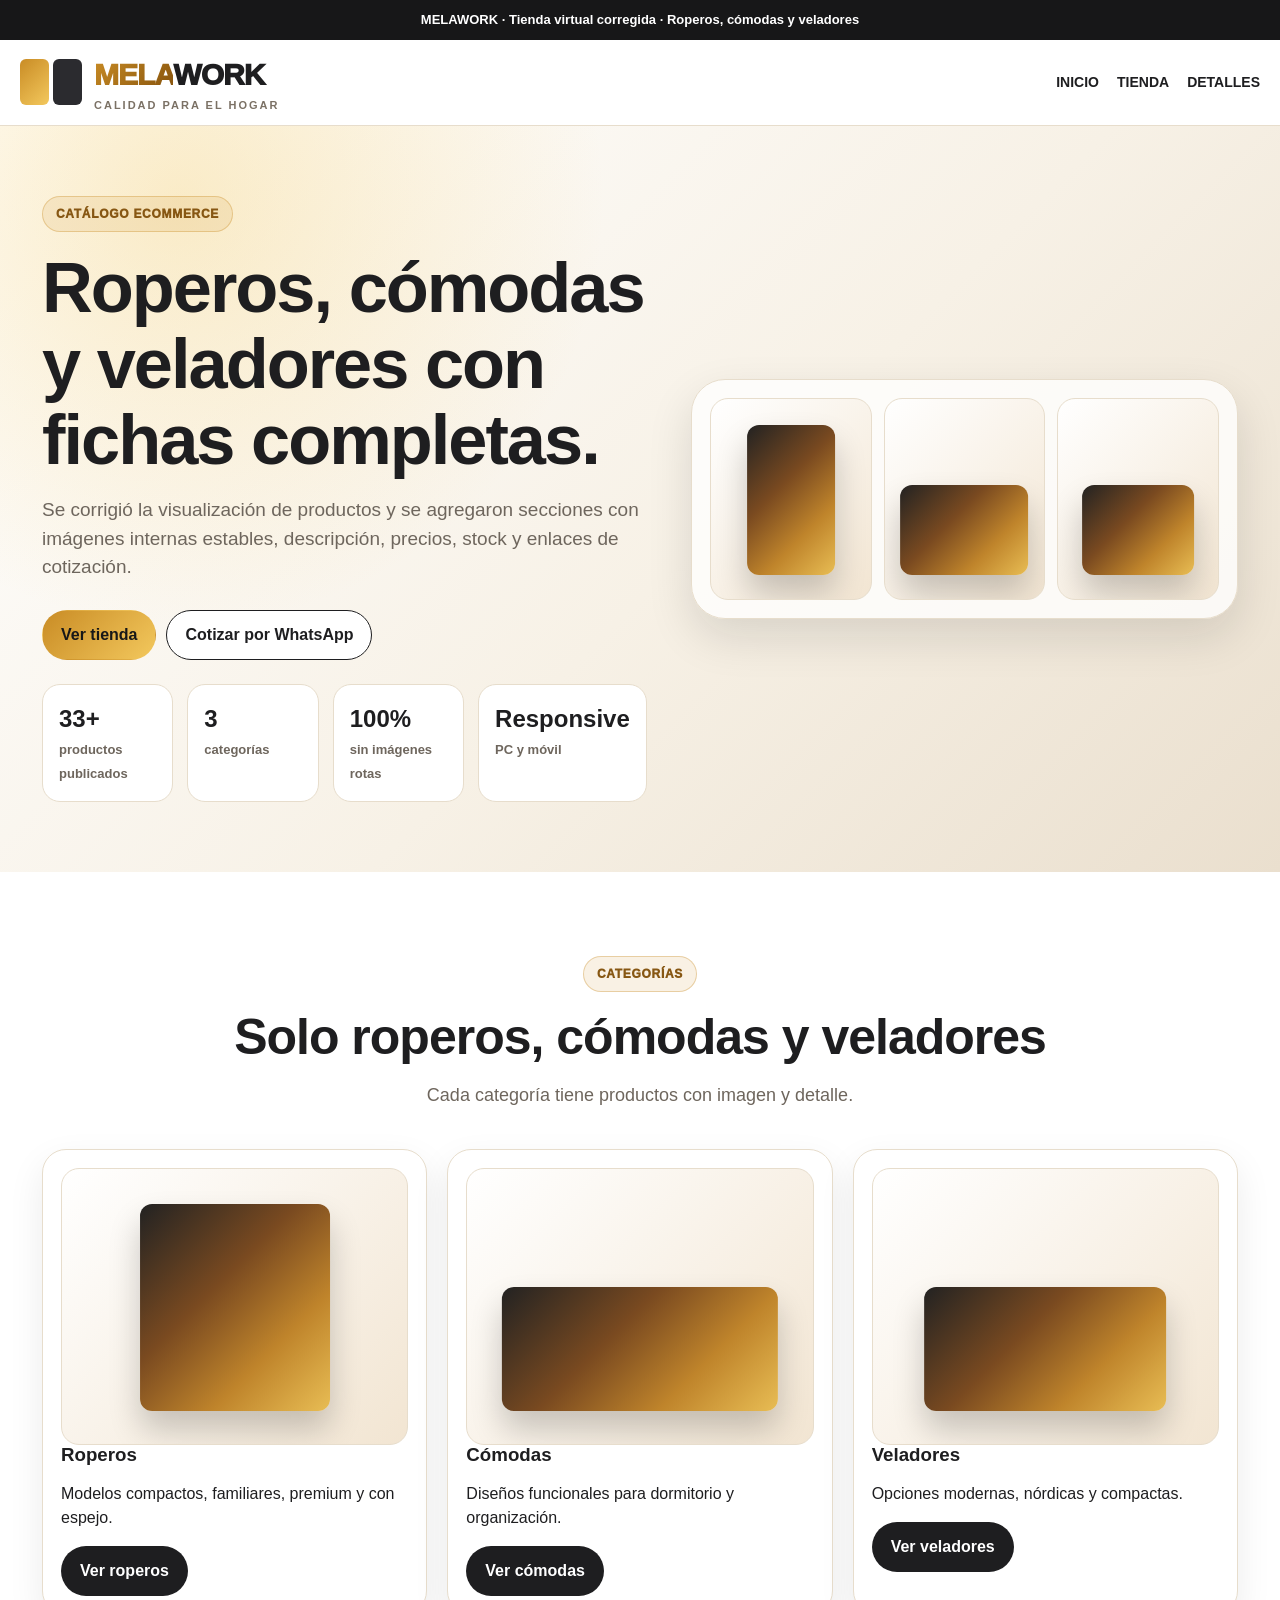
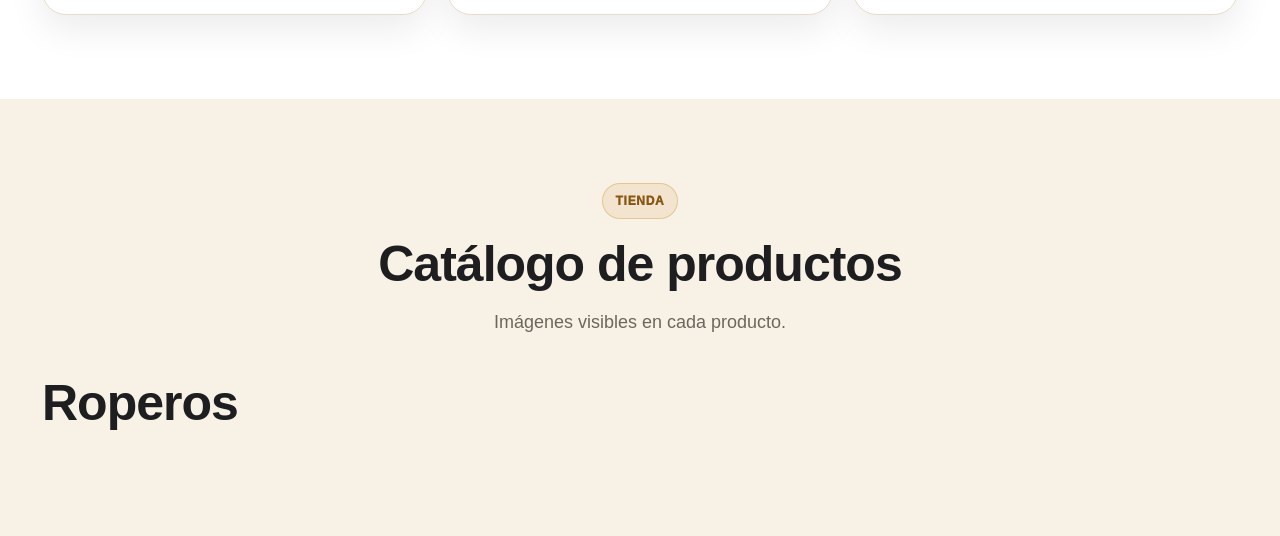
<file: index.html>
<!doctype html><html lang="es"><head><meta charset="utf-8"><meta name="viewport" content="width=device-width,initial-scale=1"><title>MELAWORK | Web corregida</title><meta name="description" content="Tienda MELAWORK con roperos, cómodas y veladores."><style>:root{--gold:#c98c25;--gold2:#f3c85d;--ink:#1e1e20;--muted:#6e665d;--soft:#f7f1e6;--line:#e7ddcc;--white:#fff;--shadow:0 18px 46px rgba(20,18,14,.12)}*{box-sizing:border-box}body{margin:0;font-family:Inter,Arial,sans-serif;color:var(--ink);background:#fff;line-height:1.5}img{max-width:100%;display:block}a{text-decoration:none;color:inherit}.container{max-width:1240px;margin:auto;padding:0 22px}.top{background:#171718;color:#fff;text-align:center;padding:10px 16px;font-size:13px;font-weight:800}.header{position:sticky;top:0;background:#fff;border-bottom:1px solid var(--line);z-index:10}.nav{display:flex;justify-content:space-between;align-items:center;gap:20px;padding:12px 0}.brand{display:flex;align-items:center;gap:12px}.mark{width:62px;height:46px;display:grid;grid-template-columns:1fr 1fr;gap:4px}.mark b:first-child{background:linear-gradient(135deg,var(--gold),var(--gold2));border-radius:6px}.mark b:last-child{background:#2b2b2f;border-radius:6px}.word{font-size:30px;font-weight:950;letter-spacing:-1px}.word span{background:linear-gradient(135deg,var(--gold),#86530d);-webkit-background-clip:text;background-clip:text;color:transparent}.sub{font-size:11px;letter-spacing:2px;color:#7b7165;font-weight:900}.menu{display:flex;gap:18px;font-weight:900;font-size:14px;text-transform:uppercase}.hero{background:radial-gradient(circle at 14% 10%,rgba(243,200,93,.32),transparent 33%),linear-gradient(135deg,#fff,#f7f1e6 55%,#eadfce);padding:70px 0}.hero-grid{display:grid;grid-template-columns:1.05fr .95fr;gap:44px;align-items:center}.kicker{display:inline-flex;padding:8px 13px;border-radius:999px;background:rgba(201,140,37,.12);border:1px solid rgba(201,140,37,.35);color:#875713;font-size:12px;font-weight:950;text-transform:uppercase;letter-spacing:.7px;margin-bottom:18px}h1,h2,h3{margin:0;line-height:1.08}h1{font-size:clamp(40px,5.5vw,72px);letter-spacing:-2px}h2{font-size:clamp(30px,4vw,50px);letter-spacing:-1px}.lead{font-size:19px;color:var(--muted);margin:18px 0 28px}.hero-images{background:rgba(255,255,255,.78);border:1px solid var(--line);border-radius:34px;padding:18px;box-shadow:var(--shadow);display:grid;grid-template-columns:repeat(3,1fr);gap:12px}.placeholder{aspect-ratio:4/5;border-radius:18px;background:linear-gradient(135deg,#fff,#f2e5d2);border:1px solid var(--line);position:relative;overflow:hidden}.placeholder:before{content:"";position:absolute;left:50%;bottom:12%;transform:translateX(-50%);background:linear-gradient(135deg,#222,#7a4a20 40%,#bf842b 70%,#e8bd54);box-shadow:0 18px 32px #0003;border-radius:12px}.ropero:before{width:55%;height:75%}.comoda:before{width:80%;height:45%}.velador:before{width:70%;height:45%}.btn{display:inline-flex;align-items:center;justify-content:center;padding:12px 18px;border-radius:999px;font-weight:900;border:1px solid transparent}.btn-gold{background:linear-gradient(135deg,var(--gold),var(--gold2));color:#171718}.btn-dark{background:var(--ink);color:#fff}.btn-outline{background:#fff;border-color:var(--ink)}.stats{display:grid;grid-template-columns:repeat(4,1fr);gap:14px;margin-top:24px}.stat{background:#fff;border:1px solid var(--line);border-radius:18px;padding:16px}.stat strong{display:block;font-size:24px}.stat span{font-size:13px;color:var(--muted);font-weight:800}.section{padding:84px 0}.soft{background:var(--soft)}.head{text-align:center;max-width:820px;margin:0 auto 40px}.head p{font-size:18px;color:var(--muted)}.grid{display:grid;grid-template-columns:repeat(4,1fr);gap:20px}.card{background:#fff;border:1px solid var(--line);border-radius:24px;overflow:hidden;box-shadow:0 14px 36px rgba(20,18,14,.08)}.card .placeholder{border-radius:0;border:0}.body{padding:18px}.chip{display:inline-flex;padding:7px 11px;border-radius:999px;background:var(--soft);font-size:12px;font-weight:900;color:#4b453d;margin:0 6px 8px 0}.card p,.detail p{color:var(--muted)}.price{display:flex;gap:10px;align-items:center;margin:10px 0}.price strong{font-size:22px}.price s{color:#9c958b}.meta{font-size:13px;color:#2f6d2f;font-weight:800}.actions{display:flex;gap:10px;flex-wrap:wrap;margin-top:16px}.catalog-cats{display:grid;grid-template-columns:repeat(3,1fr);gap:20px}.cat-box{background:#fff;border:1px solid var(--line);border-radius:24px;padding:18px;box-shadow:0 14px 36px rgba(20,18,14,.08)}.cat-box .placeholder{aspect-ratio:5/4}.detail{background:#fff;border:1px solid var(--line);border-radius:28px;padding:20px;margin:0 0 20px;box-shadow:0 10px 28px rgba(20,18,14,.06)}.detail-grid{display:grid;grid-template-columns:1fr 1fr;gap:24px;align-items:start}.detail-grid>.placeholder{width:100%;aspect-ratio:4/5}.gallery{display:grid;grid-template-columns:repeat(3,1fr);gap:10px;margin-top:12px}.footer{background:#171718;color:#d0ccc6;padding:50px 0 28px}.footer-grid{display:grid;grid-template-columns:1.2fr .8fr .8fr .8fr;gap:24px}.footer h4{color:#fff}.bottom{border-top:1px solid rgba(255,255,255,.12);margin-top:24px;padding-top:18px;font-size:13px}@media(max-width:1060px){.hero-grid,.detail-grid,.grid,.catalog-cats,.footer-grid,.stats{grid-template-columns:repeat(2,1fr)}}@media(max-width:700px){.menu{display:none}.hero-grid,.grid,.catalog-cats,.detail-grid,.footer-grid,.stats,.hero-images{grid-template-columns:1fr}.actions{flex-direction:column}.btn{width:100%}.section{padding:62px 0}}</style></head><body><div class="top">MELAWORK · Tienda virtual corregida · Roperos, cómodas y veladores</div><header class="header"><div class="container nav"><div class="brand"><div class="mark"><b></b><b></b></div><div><div class="word"><span>MELA</span>WORK</div><div class="sub">CALIDAD PARA EL HOGAR</div></div></div><nav class="menu"><a href="#inicio">Inicio</a><a href="#tienda">Tienda</a><a href="#detalles">Detalles</a></nav></div></header><section class="hero" id="inicio"><div class="container hero-grid"><div><span class="kicker">Catálogo ecommerce</span><h1>Roperos, cómodas y veladores con fichas completas.</h1><p class="lead">Se corrigió la visualización de productos y se agregaron secciones con imágenes internas estables, descripción, precios, stock y enlaces de cotización.</p><div class="actions"><a class="btn btn-gold" href="#tienda">Ver tienda</a><a class="btn btn-outline" target="_blank" href="https://wa.me/51999999999?text=Hola%20MELAWORK%2C%20deseo%20cotizar%20productos">Cotizar por WhatsApp</a></div><div class="stats"><div class="stat"><strong>33+</strong><span>productos publicados</span></div><div class="stat"><strong>3</strong><span>categorías</span></div><div class="stat"><strong>100%</strong><span>sin imágenes rotas</span></div><div class="stat"><strong>Responsive</strong><span>PC y móvil</span></div></div></div><div class="hero-images"><div class="placeholder ropero"></div><div class="placeholder comoda"></div><div class="placeholder velador"></div></div></div></section><section class="section"><div class="container"><div class="head"><span class="kicker">Categorías</span><h2>Solo roperos, cómodas y veladores</h2><p>Cada categoría tiene productos con imagen y detalle.</p></div><div class="catalog-cats"><div class="cat-box"><div class="placeholder ropero"></div><h3>Roperos</h3><p>Modelos compactos, familiares, premium y con espejo.</p><a class="btn btn-dark" href="#roperos">Ver roperos</a></div><div class="cat-box"><div class="placeholder comoda"></div><h3>Cómodas</h3><p>Diseños funcionales para dormitorio y organización.</p><a class="btn btn-dark" href="#comodas">Ver cómodas</a></div><div class="cat-box"><div class="placeholder velador"></div><h3>Veladores</h3><p>Opciones modernas, nórdicas y compactas.</p><a class="btn btn-dark" href="#veladores">Ver veladores</a></div></div></div></section><section class="section soft" id="tienda"><div class="container"><div class="head"><span class="kicker">Tienda</span><h2>Catálogo de productos</h2><p>Imágenes visibles en cada producto.</p></div><h2 id="roperos" style="margin-bottom:22px">Roperos</h2><div class="grid">
</file>
